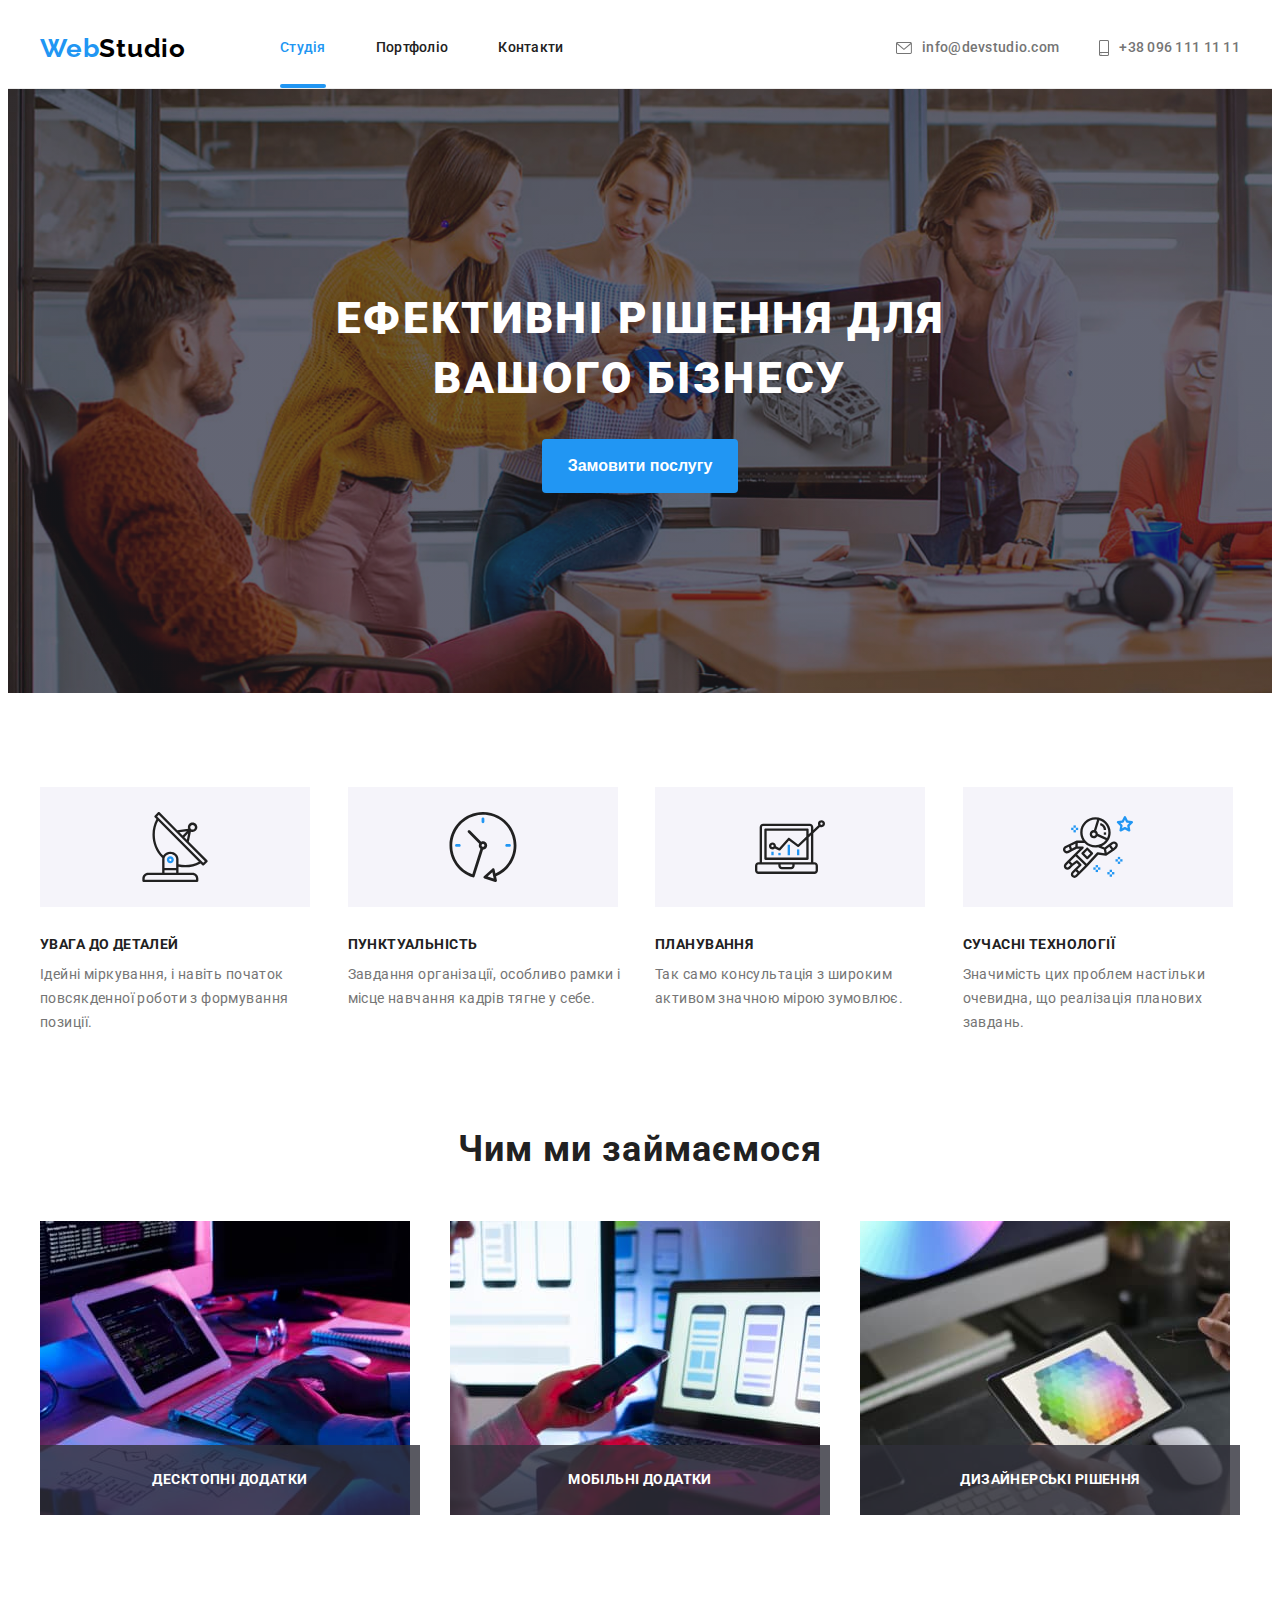
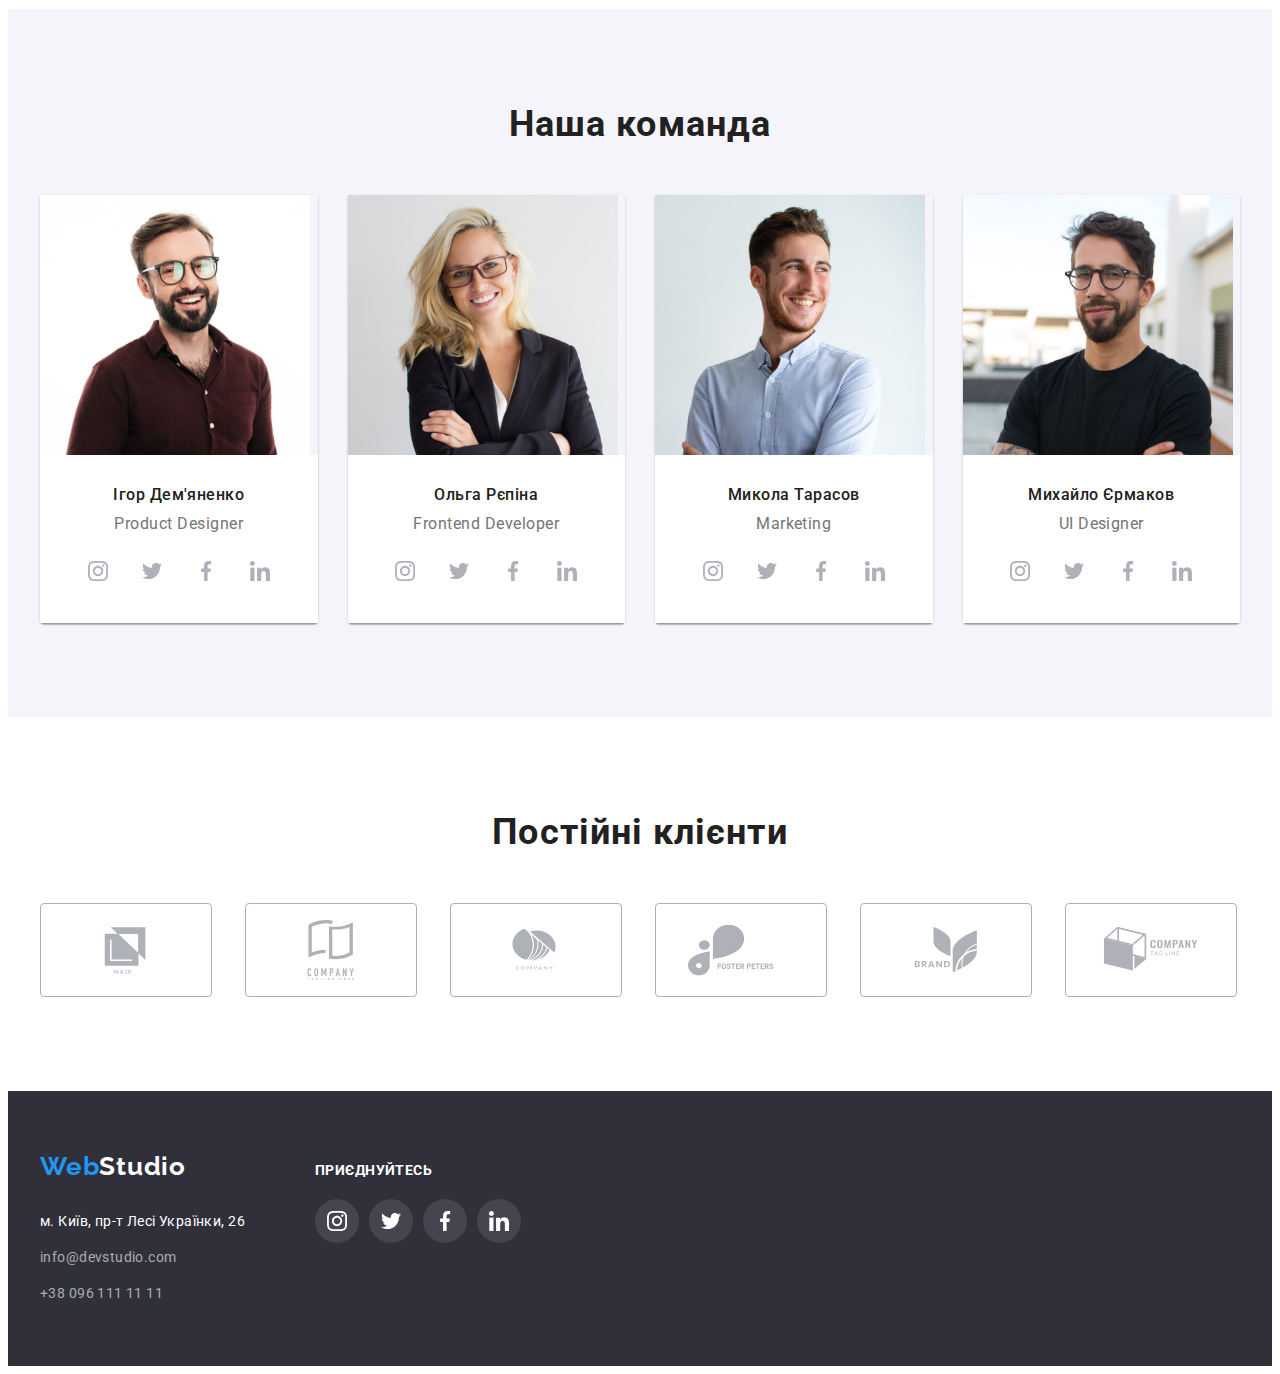
<file: index.html>
<!DOCTYPE html>
<html lang="uk">
  <head>
    <meta charset="UTF-8" />
    <meta http-equiv="X-UA-Compatible" content="IE=edge" />
    <meta name="viewport" content="width=device-width, initial-scale=1.0" />
    <title>WebStudio</title>
    <link
      rel="stylesheet"
      href="https://cdnjs.cloudflare.com/ajax/libs/modern-normalize/1.1.0/modern-normalize.min.css"
      integrity="sha512-wpPYUAdjBVSE4KJnH1VR1HeZfpl1ub8YT/NKx4PuQ5NmX2tKuGu6U/JRp5y+Y8XG2tV+wKQpNHVUX03MfMFn9Q=="
      crossorigin="anonymous"
      referrerpolicy="no-referrer"
    />
    <link rel="preconnect" href="https://fonts.googleapis.com" />
    <link rel="preconnect" href="https://fonts.gstatic.com" crossorigin />
    <link
      href="https://fonts.googleapis.com/css2?family=Raleway:wght@700&family=Roboto:wght@400;500;700;900&display=swap"
      rel="stylesheet"
    />
    <link rel="stylesheet" href="./css/style.css" />
  </head>
  <body>
    <header class="header">
      <div class="container header-container">
        <nav class="navigation">
          <a class="logo-header logo link" href="./index.html"
            ><span>Web</span>Studio</a
          >
          <ul class="nav-list list">
            <li class="nav-list-item">
              <a class="nav-list-link link active-page" href="./index.html"
                >Студія</a
              >
            </li>
            <li class="nav-list-item">
              <a class="nav-list-link link" href="./portfolio.html"
                >Портфоліо</a
              >
            </li>
            <li class="nav-list-item">
              <a class="nav-list-link link" href="">Контакти</a>
            </li>
          </ul>
        </nav>
        <ul class="header-contacts-list list">
          <li class="header-contscts-item list">
            <a
              class="mail header-contacts-link link"
              href="mailto:info@devstudio.com"
            >
              <svg class="header-contacts-icon" height="12" width="16">
                <use href="./images/icons.svg#icon-email"></use>
              </svg>
              info@devstudio.com
            </a>
          </li>
          <li class="header-contscts-item list">
            <a class="phone header-contacts-link link" href="tel:+380961111111">
              <svg class="header-contacts-icon" height="16" width="10">
                <use href="./images/icons.svg#icon-phone"></use>
              </svg>
              +38 096 111 11 11</a
            >
          </li>
        </ul>
      </div>
    </header>

    <main>
      <section class="hero">
        <div class="container">
          <h1 class="main-title">Ефективні рішення для вашого бізнесу</h1>
          <button class="hero-btn" type="button" data-modal-open>Замовити послугу</button>
        </div>
      </section>

      <section class="section prop">
        <div class="container">
          <h2 hidden>Переваги</h2>
          <ul class="prop-list list">
            <li class="prop-list-item">
              <div class="prop-icon-wrap">
                <svg class="prop-icon">
                  <use href="./images/icons.svg#icon-antenna"></use>
                </svg>
              </div>
              <h3 class="prop-title">УВАГА ДО ДЕТАЛЕЙ</h3>
              <p class="prop-description">
                Ідейні міркування, і навіть початок повсякденної роботи з
                формування позиції.
              </p>
            </li>
            <li class="prop-list-item">
              <div class="prop-icon-wrap">
                <svg class="prop-icon">
                  <use href="./images/icons.svg#icon-clock"></use>
                </svg>
              </div>
              <h3 class="prop-title">ПУНКТУАЛЬНІСТЬ</h3>
              <p class="prop-description">
                Завдання організації, особливо рамки і місце навчання кадрів
                тягне у себе.
              </p>
            </li>
            <li class="prop-list-item">
              <div class="prop-icon-wrap">
                <svg class="prop-icon">
                  <use href="./images/icons.svg#icon-diagram"></use>
                </svg>
              </div>
              <h3 class="prop-title">ПЛАНУВАННЯ</h3>
              <p class="prop-description">
                Так само консультація з широким активом значною мірою зумовлює.
              </p>
            </li>
            <li class="prop-list-item">
              <div class="prop-icon-wrap">
                <svg class="prop-icon">
                  <use href="./images/icons.svg#icon-astronaut"></use>
                </svg>
              </div>
              <h3 class="prop-title">СУЧАСНІ ТЕХНОЛОГІЇ</h3>
              <p class="prop-description">
                Значимість цих проблем настільки очевидна, що реалізація
                планових завдань.
              </p>
            </li>
          </ul>
        </div>
      </section>

      <section class="section about">
        <div class="container section-container">
          <h2 class="second-title">Чим ми займаємося</h2>
          <ul class="about-list list">
            <li class="about-list-item">
              <div class="about-wrapper">
                <img
                  src="./images/do1.jpg"
                  alt="Десктопні додатки"
                  width="370"
                />
                <div class="about-title-wrapper">Десктопні додатки</div>
              </div>
            </li>
            <li class="about-list-item">
              <div class="about-wrapper">
                <img
                  src="./images/do2.jpg"
                  alt="Мобільні додатки"
                  width="370"
                />
                <div class="about-title-wrapper">Мобільні додатки</div>
              </div>
            </li>
            <li class="about-list-item">
              <div class="about-wrapper">
                <img
                  src="./images/do3.jpg"
                  alt="Дизайнерські рішення"
                  width="370"
                />
                <div class="about-title-wrapper">Дизайнерські рішення</div>
              </div>
            </li>
          </ul>
        </div>
      </section>

      <section class="section team">
        <div class="container section-container">
          <h2 class="second-title">Наша команда</h2>
          <ul class="team-list list">
            <li class="team-list-item">
              <img src="./images/team1.jpg" alt="Ігор Дем'яненко" width="270" />
              <div class="team-content-wrapper">
                <h3 class="team-title title">Ігор Дем'яненко</h3>
                <p class="team-description">Product Designer</p>
                <ul class="social-icon-list list">
                  <li class="social-icon-item">
                    <a
                      class="social-icon-link instagram-icon-link link"
                      href=""
                    >
                      <svg class="social-icon instagram-icon">
                        <use href="./images/icons.svg#icon-instagram"></use>
                      </svg>
                    </a>
                  </li>
                  <li class="social-icon-item">
                    <a class="social-icon-link twitter-icon-link link" href="">
                      <svg class="social-icon twitter-icon">
                        <use href="./images/icons.svg#icon-twitter"></use>
                      </svg>
                    </a>
                  </li>
                  <li class="social-icon-item">
                    <a class="social-icon-link facebook-icon-link link" href="">
                      <svg class="social-icon facebook-icon">
                        <use href="./images/icons.svg#icon-facebook"></use>
                      </svg>
                    </a>
                  </li>
                  <li class="social-icon-item">
                    <a class="social-icon-link linkedin-icon-link link" href="">
                      <svg class="social-icon linkedin-icon">
                        <use href="./images/icons.svg#icon-linkedin"></use>
                      </svg>
                    </a>
                  </li>
                </ul>
              </div>
            </li>
            <li class="team-list-item">
              <img src="./images/team2.jpg" alt="Ольга Рєпіна" width="270" />
              <div class="team-content-wrapper">
                <h3 class="team-title title">Ольга Рєпіна</h3>
                <p class="team-description">Frontend Developer</p>
                <ul class="social-icon-list list">
                  <li class="social-icon-item">
                    <a
                      class="social-icon-link instagram-icon-link link"
                      href=""
                    >
                      <svg class="social-icon instagram-icon">
                        <use href="./images/icons.svg#icon-instagram"></use>
                      </svg>
                    </a>
                  </li>
                  <li class="social-icon-item">
                    <a class="social-icon-link twitter-icon-link link" href="">
                      <svg class="social-icon twitter-icon">
                        <use href="./images/icons.svg#icon-twitter"></use>
                      </svg>
                    </a>
                  </li>
                  <li class="social-icon-item">
                    <a class="social-icon-link facebook-icon-link link" href="">
                      <svg class="social-icon facebook-icon">
                        <use href="./images/icons.svg#icon-facebook"></use>
                      </svg>
                    </a>
                  </li>
                  <li class="social-icon-item">
                    <a class="social-icon-link linkedin-icon-link link" href="">
                      <svg class="social-icon linkedin-icon">
                        <use href="./images/icons.svg#icon-linkedin"></use>
                      </svg>
                    </a>
                  </li>
                </ul>
              </div>
            </li>
            <li class="team-list-item">
              <img src="./images/team3.jpg" alt="Микола Тарасов" width="270" />
              <div class="team-content-wrapper">
                <h3 class="team-title title">Микола Тарасов</h3>
                <p class="team-description">Marketing</p>
                <ul class="social-icon-list list">
                  <li class="social-icon-item">
                    <a
                      class="social-icon-link instagram-icon-link link"
                      href=""
                    >
                      <svg class="social-icon instagram-icon">
                        <use href="./images/icons.svg#icon-instagram"></use>
                      </svg>
                    </a>
                  </li>
                  <li class="social-icon-item">
                    <a class="social-icon-link twitter-icon-link link" href="">
                      <svg class="social-icon twitter-icon">
                        <use href="./images/icons.svg#icon-twitter"></use>
                      </svg>
                    </a>
                  </li>
                  <li class="social-icon-item">
                    <a class="social-icon-link facebook-icon-link link" href="">
                      <svg class="social-icon facebook-icon">
                        <use href="./images/icons.svg#icon-facebook"></use>
                      </svg>
                    </a>
                  </li>
                  <li class="social-icon-item">
                    <a class="social-icon-link linkedin-icon-link link" href="">
                      <svg class="social-icon linkedin-icon">
                        <use href="./images/icons.svg#icon-linkedin"></use>
                      </svg>
                    </a>
                  </li>
                </ul>
              </div>
            </li>
            <li class="team-list-item">
              <img src="./images/team4.jpg" alt="Михайло Єрмаков" width="270" />
              <div class="team-content-wrapper">
                <h3 class="team-title title">Михайло Єрмаков</h3>
                <p class="team-description">UI Designer</p>
                <ul class="social-icon-list list">
                  <li class="social-icon-item">
                    <a
                      class="social-icon-link instagram-icon-link link"
                      href=""
                    >
                      <svg class="social-icon instagram-icon">
                        <use href="./images/icons.svg#icon-instagram"></use>
                      </svg>
                    </a>
                  </li>
                  <li class="social-icon-item">
                    <a class="social-icon-link twitter-icon-link link" href="">
                      <svg class="social-icon twitter-icon">
                        <use href="./images/icons.svg#icon-twitter"></use>
                      </svg>
                    </a>
                  </li>
                  <li class="social-icon-item">
                    <a class="social-icon-link facebook-icon-link link" href="">
                      <svg class="social-icon facebook-icon">
                        <use href="./images/icons.svg#icon-facebook"></use>
                      </svg>
                    </a>
                  </li>
                  <li class="social-icon-item">
                    <a class="social-icon-link linkedin-icon-link link" href="">
                      <svg class="social-icon linkedin-icon">
                        <use href="./images/icons.svg#icon-linkedin"></use>
                      </svg>
                    </a>
                  </li>
                </ul>
              </div>
            </li>
          </ul>
        </div>
      </section>

      <section class="section clients">
        <div class="container">
          <h2 class="second-title">Постійні клієнти</h2>
          <ul class="clients-list list">
            <li class="clients-list-item">
              <a href="" class="clients-list-link link">
                <svg class="clients-icon">
                  <use href="./images/icons.svg#icon-client1"></use>
                </svg>
              </a>
            </li>
            <li class="clients-list-item">
              <a href="" class="clients-list-link link">
                <svg class="clients-icon">
                  <use href="./images/icons.svg#icon-client2"></use>
                </svg>
              </a>
            </li>
            <li class="clients-list-item">
              <a href="" class="clients-list-link link">
                <svg class="clients-icon">
                  <use href="./images/icons.svg#icon-client3"></use>
                </svg>
              </a>
            </li>
            <li class="clients-list-item">
              <a href="" class="clients-list-link link">
                <svg class="clients-icon">
                  <use href="./images/icons.svg#icon-client4"></use>
                </svg>
              </a>
            </li>
            <li class="clients-list-item">
              <a href="" class="clients-list-link link">
                <svg class="clients-icon">
                  <use href="./images/icons.svg#icon-client5"></use>
                </svg>
              </a>
            </li>
            <li class="clients-list-item">
              <a href="" class="clients-list-link link">
                <svg class="clients-icon">
                  <use href="./images/icons.svg#icon-client6"></use>
                </svg>
              </a>
            </li>
          </ul>
        </div>
      </section>
    </main>

    <footer class="footer">
      <div class="container footer-container">
        <div class="contacts-footer">
          <a class="logo-footer logo link" href="./index.html"
            ><span>Web</span>Studio</a
          >
          <address class="address">
            м. Київ, пр-т Лесі Українки, 26
            <a
              class="footer-contacts-link link"
              href="mailto:info@devstudio.com"
              >info@devstudio.com</a
            >
            <a class="footer-contacts-link link" href="tel:+380961111111"
              >+38 096 111 11 11</a
            >
          </address>
        </div>
        <div class="social-footer">
          <p class="social-footer-title">приєднуйтесь</p>
          <ul class="social-footer-list list">
            <li class="social-footer-item social-icon-item">
              <a class="social-footer-link social-icon-link link" href="">
                <svg class="social-footer-icon instagram-icon">
                  <use href="./images/icons.svg#icon-instagram"></use>
                </svg>
              </a>
            </li>
            <li class="social-footer-item social-icon-item">
              <a class="social-footer-link social-icon-link link" href="">
                <svg class="social-footer-icon twitter-icon">
                  <use href="./images/icons.svg#icon-twitter"></use>
                </svg>
              </a>
            </li>
            <li class="social-footer-item social-icon-item">
              <a class="social-footer-link social-icon-link link" href="">
                <svg class="social-footer-icon facebook-icon">
                  <use href="./images/icons.svg#icon-facebook"></use>
                </svg>
              </a>
            </li>
            <li class="social-footer-item social-icon-item">
              <a class="social-footer-link social-icon-link link" href="">
                <svg class="social-footer-icon linkedin-icon">
                  <use href="./images/icons.svg#icon-linkedin"></use>
                </svg>
              </a>
            </li>
          </ul>
        </div>
      </div>
    </footer>

    <div class="backdrop is-hidden" data-modal>
      <div class="modal">
        <button type="button" class="modal-close-btn" data-modal-close>
          <svg class="close-icon" width="11" height="11">
            <use href="./images/icons.svg#icon-close"></use>
          </svg>
        </button>
      </div>
    </div>
  </body>
  <script src="./js/modal.js"></script>
</html>
</file>
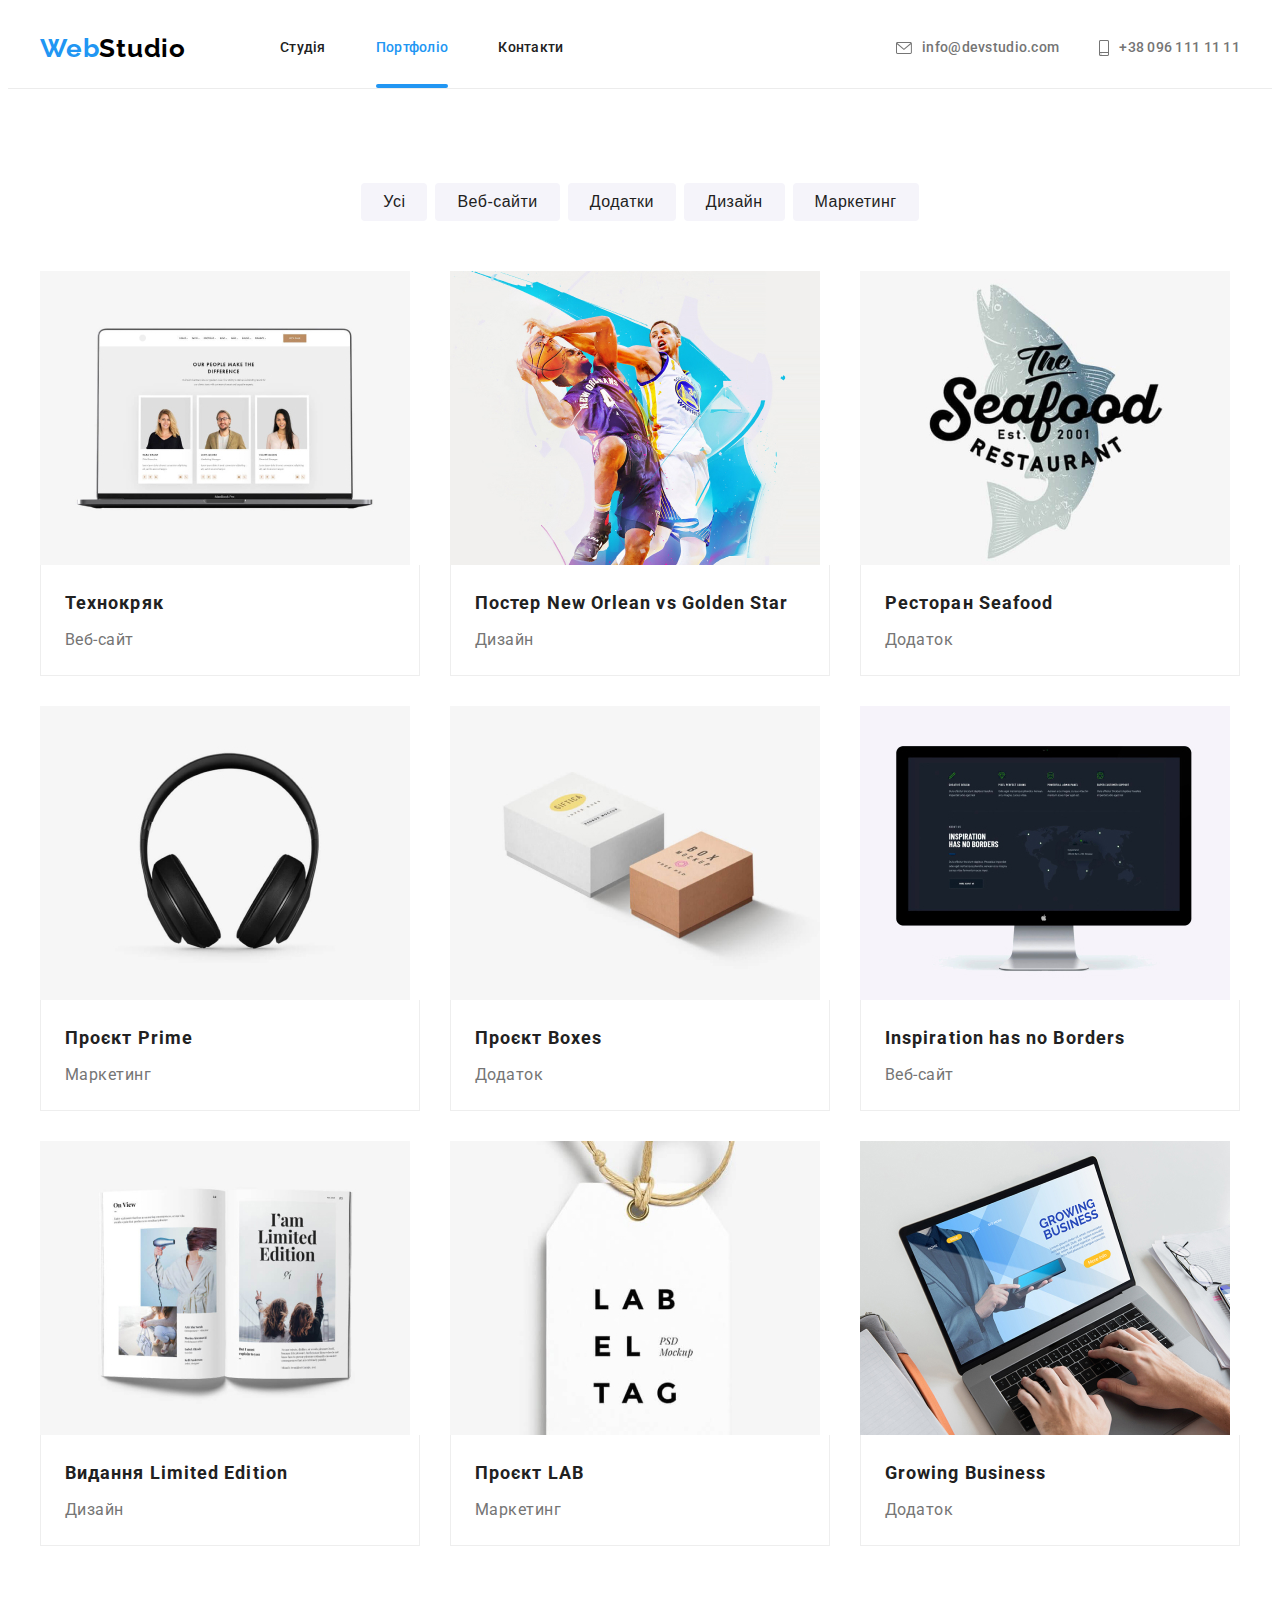
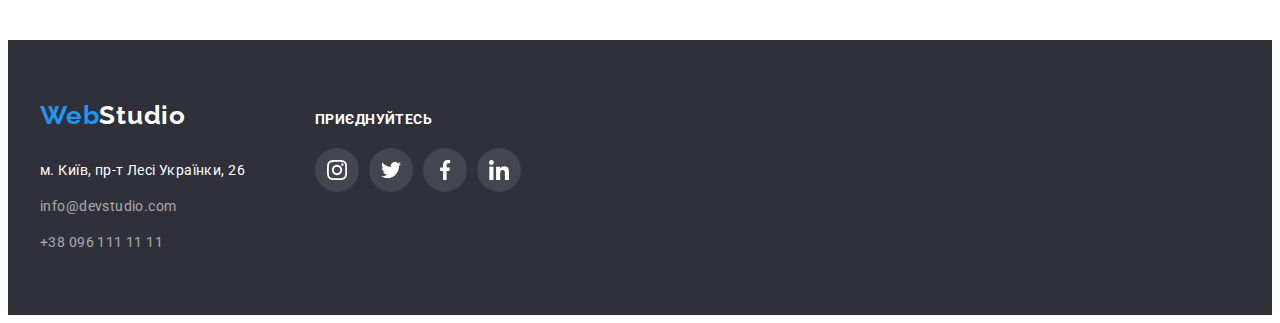
<file: portfolio.html>
<!DOCTYPE html>
<html lang="uk">
  <head>
    <meta charset="UTF-8" />
    <meta http-equiv="X-UA-Compatible" content="IE=edge" />
    <meta name="viewport" content="width=device-width, initial-scale=1.0" />
    <title>WebStudio</title>
    <link
      rel="stylesheet"
      href="https://cdnjs.cloudflare.com/ajax/libs/modern-normalize/1.1.0/modern-normalize.min.css"
      integrity="sha512-wpPYUAdjBVSE4KJnH1VR1HeZfpl1ub8YT/NKx4PuQ5NmX2tKuGu6U/JRp5y+Y8XG2tV+wKQpNHVUX03MfMFn9Q=="
      crossorigin="anonymous"
      referrerpolicy="no-referrer"
    />
    <link rel="preconnect" href="https://fonts.googleapis.com" />
    <link rel="preconnect" href="https://fonts.gstatic.com" crossorigin />
    <link
      href="https://fonts.googleapis.com/css2?family=Raleway:wght@700&family=Roboto:wght@400;500;700;900&display=swap"
      rel="stylesheet"
    />
    <link rel="stylesheet" href="./css/style.css" />
  </head>
  <body>
    <header class="header">
      <div class="container header-container">
        <nav class="navigation">
          <a class="logo-header logo link" href="./index.html"
            ><span>Web</span>Studio</a
          >
          <ul class="nav-list list">
            <li class="nav-list-item">
              <a class="nav-list-link link" href="./index.html">Студія</a>
            </li>
            <li class="nav-list-item">
              <a class="nav-list-link link active-page" href="./portfolio.html"
                >Портфоліо</a
              >
            </li>
            <li class="nav-list-item">
              <a class="nav-list-link link" href="">Контакти</a>
            </li>
          </ul>
        </nav>
        <ul class="header-contacts-list list">
          <li class="header-contscts-item list">
            <a
              class="mail header-contacts-link link"
              href="mailto:info@devstudio.com"
            >
              <svg class="header-contacts-icon" height="12" width="16">
                <use
                  class="contacts-icon"
                  href="./images/icons.svg#icon-email"
                ></use>
              </svg>
              info@devstudio.com
            </a>
          </li>
          <li class="header-contscts-item list">
            <a class="phone header-contacts-link link" href="tel:+380961111111">
              <svg class="header-contacts-icon" height="16" width="10">
                <use
                  class="contacts-icon"
                  href="./images/icons.svg#icon-phone"
                ></use>
              </svg>
              +38 096 111 11 11</a
            >
          </li>
        </ul>
      </div>
    </header>

    <main class="portfolio">
      <section class="section">
        <div class="container">
          <h1 hidden>Портфоліо</h1>
          <h2 hidden>Портфоліо за типами</h2>

          <ul class="filters-list list">
            <li class="filters-list-item">
              <button class="filter-btn" type="button">Усі</button>
            </li>
            <li class="filters-list-item">
              <button class="filter-btn" type="button">Веб-сайти</button>
            </li>
            <li class="filters-list-item">
              <button class="filter-btn" type="button">Додатки</button>
            </li>
            <li class="filters-list-item">
              <button class="filter-btn" type="button">Дизайн</button>
            </li>
            <li class="filters-list-item">
              <button class="filter-btn" type="button">Маркетинг</button>
            </li>
          </ul>

          <ul class="portfolio-list list">
            <li class="portfolio-item">
              <a class="portfolio-link link" href="">
                <div class="portfolio-thumb">
                  <img
                    src="./images/portfolio1.jpg"
                    alt="Технокряк"
                    width="370"
                  />
                  <div class="portfolio-overlay">
                    Ресурс пропонує комплексні пропозиції з різним рівнем
                    функціоналу та сервісів. Все це дозволить відвідувачу
                    отримати вичерпні відомості про компанію чи приватну особу.
                  </div>
                </div>
                <div class="portfolio-content-wrapper">
                  <h3 class="portfolio-title">Технокряк</h3>
                  <p class="portfolio-type">Веб-сайт</p>
                </div>
              </a>
            </li>
            <li class="portfolio-item">
              <a class="portfolio-link link" href="">
                <div class="portfolio-thumb">
                  <img
                    src="./images/portfolio2.jpg"
                    alt="Постер New Orlean vs Golden Star"
                    width="370"
                  />
                  <div class="portfolio-overlay">
                    Ресурс пропонує комплексні пропозиції з різним рівнем
                    функціоналу та сервісів. Все це дозволить відвідувачу
                    отримати вичерпні відомості про компанію чи приватну особу.
                  </div>
                </div>
                <div class="portfolio-content-wrapper">
                  <h3 class="portfolio-title">
                    Постер New Orlean vs Golden Star
                  </h3>
                  <p class="portfolio-type">Дизайн</p>
                </div>
              </a>
            </li>
            <li class="portfolio-item">
              <a class="portfolio-link link" href="">
                <div class="portfolio-thumb">
                  <img
                    src="./images/portfolio3.jpg"
                    alt="Ресторан Seafood"
                    width="370"
                  />
                  <div class="portfolio-overlay">
                    Ресурс пропонує комплексні пропозиції з різним рівнем
                    функціоналу та сервісів. Все це дозволить відвідувачу
                    отримати вичерпні відомості про компанію чи приватну особу.
                  </div>
                </div>
                <div class="portfolio-content-wrapper">
                  <h3 class="portfolio-title">Ресторан Seafood</h3>
                  <p class="portfolio-type">Додаток</p>
                </div>
              </a>
            </li>
            <li class="portfolio-item">
              <a class="portfolio-link link" href="">
                <div class="portfolio-thumb">
                  <img
                    src="./images/portfolio4.jpg"
                    alt="Проєкт Prime"
                    width="370"
                  />
                  <div class="portfolio-overlay">
                    Ресурс пропонує комплексні пропозиції з різним рівнем
                    функціоналу та сервісів. Все це дозволить відвідувачу
                    отримати вичерпні відомості про компанію чи приватну особу.
                  </div>
                </div>
                <div class="portfolio-content-wrapper">
                  <h3 class="portfolio-title">Проєкт Prime</h3>
                  <p class="portfolio-type">Маркетинг</p>
                </div>
              </a>
            </li>
            <li class="portfolio-item">
              <a class="portfolio-link link" href="">
                <div class="portfolio-thumb">
                  <img
                    src="./images/portfolio5.jpg"
                    alt="Проєкт Boxes"
                    width="370"
                  />
                  <div class="portfolio-overlay">
                    Ресурс пропонує комплексні пропозиції з різним рівнем
                    функціоналу та сервісів. Все це дозволить відвідувачу
                    отримати вичерпні відомості про компанію чи приватну особу.
                  </div>
                </div>
                <div class="portfolio-content-wrapper">
                  <h3 class="portfolio-title">Проєкт Boxes</h3>
                  <p class="portfolio-type">Додаток</p>
                </div>
              </a>
            </li>
            <li class="portfolio-item">
              <a class="portfolio-link link" href="">
                <div class="portfolio-thumb">
                  <img
                    src="./images/portfolio6.jpg"
                    alt="Inspiration has no Borders"
                    width="370"
                  />
                  <div class="portfolio-overlay">
                    Ресурс пропонує комплексні пропозиції з різним рівнем
                    функціоналу та сервісів. Все це дозволить відвідувачу
                    отримати вичерпні відомості про компанію чи приватну особу.
                  </div>
                </div>
                <div class="portfolio-content-wrapper">
                  <h3 class="portfolio-title">Inspiration has no Borders</h3>
                  <p class="portfolio-type">Веб-сайт</p>
                </div>
              </a>
            </li>
            <li class="portfolio-item">
              <a class="portfolio-link link" href="">
                <div class="portfolio-thumb">
                  <img
                    src="./images/portfolio7.jpg"
                    alt="Видання Limited Edition"
                    width="370"
                  />
                  <div class="portfolio-overlay">
                    Ресурс пропонує комплексні пропозиції з різним рівнем
                    функціоналу та сервісів. Все це дозволить відвідувачу
                    отримати вичерпні відомості про компанію чи приватну особу.
                  </div>
                </div>
                <div class="portfolio-content-wrapper">
                  <h3 class="portfolio-title">Видання Limited Edition</h3>
                  <p class="portfolio-type">Дизайн</p>
                </div>
              </a>
            </li>
            <li class="portfolio-item">
              <a class="portfolio-link link" href="">
                <div class="portfolio-thumb">
                  <img
                    src="./images/portfolio8.jpg"
                    alt="Проєкт LAB"
                    width="370"
                  />
                  <div class="portfolio-overlay">
                    Ресурс пропонує комплексні пропозиції з різним рівнем
                    функціоналу та сервісів. Все це дозволить відвідувачу
                    отримати вичерпні відомості про компанію чи приватну особу.
                  </div>
                </div>
                <div class="portfolio-content-wrapper">
                  <h3 class="portfolio-title">Проєкт LAB</h3>
                  <p class="portfolio-type">Маркетинг</p>
                </div>
              </a>
            </li>
            <li class="portfolio-item">
              <a class="portfolio-link link" href="">
                <div class="portfolio-thumb">
                  <img
                    src="./images/portfolio9.jpg"
                    alt="Growing Business"
                    width="370"
                  />
                  <div class="portfolio-overlay">
                    Ресурс пропонує комплексні пропозиції з різним рівнем
                    функціоналу та сервісів. Все це дозволить відвідувачу
                    отримати вичерпні відомості про компанію чи приватну особу.
                  </div>
                </div>
                <div class="portfolio-content-wrapper">
                  <h3 class="portfolio-title">Growing Business</h3>
                  <p class="portfolio-type">Додаток</p>
                </div>
              </a>
            </li>
          </ul>
        </div>
      </section>
    </main>

    <footer class="footer">
      <div class="container footer-container">
        <div class="contacts-footer">
          <a class="logo-footer logo link" href="./index.html"
            ><span>Web</span>Studio</a
          >
          <address class="address">
            м. Київ, пр-т Лесі Українки, 26
            <a
              class="footer-contacts-link link"
              href="mailto:info@devstudio.com"
              >info@devstudio.com</a
            >
            <a class="footer-contacts-link link" href="tel:+380961111111"
              >+38 096 111 11 11</a
            >
          </address>
        </div>
        <div class="social-footer">
          <h2 hidden>Приєднуйтесь в соц.мережах</h2>
          <h3 class="social-footer-title">приєднуйтесь</h3>
          <ul class="social-footer-list list">
            <li class="social-footer-item social-icon-item">
              <a class="social-footer-link social-icon-link link" href="">
                <svg class="social-footer-icon instagram-icon">
                  <use href="./images/icons.svg#icon-instagram"></use>
                </svg>
              </a>
            </li>
            <li class="social-footer-item social-icon-item">
              <a class="social-footer-link social-icon-link link" href="">
                <svg class="social-footer-icon twitter-icon">
                  <use href="./images/icons.svg#icon-twitter"></use>
                </svg>
              </a>
            </li>
            <li class="social-footer-item social-icon-item">
              <a class="social-footer-link social-icon-link link" href="">
                <svg class="social-footer-icon facebook-icon">
                  <use href="./images/icons.svg#icon-facebook"></use>
                </svg>
              </a>
            </li>
            <li class="social-footer-item social-icon-item">
              <a class="social-footer-link social-icon-link link" href="">
                <svg class="social-footer-icon linkedin-icon">
                  <use href="./images/icons.svg#icon-linkedin"></use>
                </svg>
              </a>
            </li>
          </ul>
        </div>
      </div>
    </footer>
  </body>
</html>
</file>
<file: css/style.css>
:root {
  --primary-font-family: "Roboto", sans-serif;
  --secondary-font-family: "Raleway", sans-serif;
  --primary-text-color: #757575;
  --secondary-text-color: #212121;
  --white-color: #ffffff;
  --primary-lite-color: #f5f4fa;
  --secondary-lite-color: #f5f5f5;
  --third-lite-color: rgba(255, 255, 255, 0.6);
  --primary-dark-color: #000000;
  --secondary-dark-color: #2f303a;
  --primary-decor-color: #2196f3;
  --secondary-decor-color: #188ce8;
  --primary-border-color: #ececec;
  --secondary-border-color: #eeeeee;
}

body {
  background-color: var(--white-color);
  font-family: var(--primary-font-family);
  color: var(--primary-text-color);
}

h1,
h2,
h3,
h4,
h5,
h6,
p {
  margin-top: 0;
  margin-bottom: 0;
}

ul,
ol {
  margin-top: 0;
  margin-bottom: 0;
  padding-left: 0;
}

img {
  display: block;
}

.link {
  text-decoration: none;
}

.list {
  list-style: none;
}

.section {
  padding-top: 94px;
  padding-bottom: 94px;
}

.container {
  width: 1200px;
  padding-left: 15px;
  padding-right: 15px;
  margin-left: auto;
  margin-right: auto;
}

.second-title {
  font-weight: 700;
  font-size: 36px;
  line-height: 1.17;
  letter-spacing: 0.03em;
  margin-bottom: 50px;
  text-align: center;
  color: var(--secondary-text-color);
}

.header {
  border-bottom: 1px solid var(--primary-border-color);
}

.header-container {
  display: flex;
  align-items: center;
}

.logo {
  display: block;
  font-family: var(--secondary-font-family);
  font-weight: 700;
  font-size: 26px;
  line-height: 1.19;
  letter-spacing: 0.03em;
  color: var(--primary-dark-color);
}

.logo-header {
  margin-right: 94px;
}

.logo-footer {
  color: var(--white-color);
  margin-bottom: 28px;
}

.logo > span {
  color: var(--primary-decor-color);
}

.navigation {
  display: flex;
  align-items: center;
}

.nav-list {
  display: flex;
}

.nav-list-link {
  display: block;
  font-weight: 500;
  font-size: 14px;
  line-height: 1.14;
  letter-spacing: 0.02em;
  padding-top: 32px;
  padding-bottom: 32px;
  color: var(--secondary-text-color);

  transition: color 250ms cubic-bezier(0.4, 0, 0.2, 1);
}

.nav-list-item:not(:last-child) {
  margin-right: 50px;
}

.nav-list-link:hover,
.nav-list-link:focus {
  color: var(--primary-decor-color);
}

.active-page {
  position: relative;
  color: var(--primary-decor-color);
}

.active-page::after {
  position: absolute;
  bottom: 0;
  display: block;
  content: "";
  width: 100%;
  height: 4px;
  background: var(--primary-decor-color);
  border-radius: 2px;
}

.header-contacts-list {
  display: flex;
  margin-left: auto;
}

.header-contscts-item:not(:last-child) {
  margin-right: 40px;
}

.header-contacts-link {
  display: flex;
  align-items: center;
  font-weight: 500;
  font-size: 14px;
  line-height: 1.14;
  letter-spacing: 0.02em;
  color: var(--primary-text-color);
  transition: color 250ms cubic-bezier(0.4, 0, 0.2, 1);
}

.header-contacts-icon {
  margin-right: 10px;
  fill: var(--primary-text-color);
  transition: fill 250ms cubic-bezier(0.4, 0, 0.2, 1);
}

.header-contacts-link:hover,
.header-contacts-link:focus {
  color: var(--primary-decor-color);
}

.header-contacts-link:hover .header-contacts-icon,
.header-contacts-link:focus .header-contacts-icon {
  fill: var(--primary-decor-color);
}

.hero {
  background-image: linear-gradient(
      rgba(47, 48, 58, 0.4),
      rgba(47, 48, 58, 0.4)
    ),
    url(../images/hero.jpg);
  background-size: cover;
  background-color: var(--secondary-dark-color);
  max-width: 1600px;
  padding-top: 200px;
  padding-bottom: 200px;
  margin-left: auto;
  margin-right: auto;
}

.main-title {
  font-weight: 900;
  font-size: 44px;
  line-height: 1.36;
  letter-spacing: 0.06em;
  text-transform: uppercase;
  max-width: 696px;
  margin-bottom: 30px;
  text-align: center;
  margin-left: auto;
  margin-right: auto;
  color: var(--white-color);
}

.hero-btn {
  display: block;
  font-weight: 700;
  font-size: 16px;
  line-height: 1.88;
  cursor: pointer;
  padding: 10px 24px;
  border-color: transparent;
  border-radius: 4px;
  background-color: var(--primary-decor-color);
  color: var(--white-color);
  margin-left: auto;
  margin-right: auto;
  transition: background-color 250ms cubic-bezier(0.4, 0, 0.2, 1);
}

.hero-btn:hover {
  background-color: var(--secondary-decor-color);
}

.prop-list {
  display: flex;
  flex-wrap: wrap;
  margin-left: -30px;
}

.prop-list-item {
  flex-basis: calc((100% - 120px) / 4);
  margin-left: 30px;
}

.prop-icon-wrap {
  display: flex;
  justify-content: center;
  align-items: center;
  width: 270px;
  height: 120px;
  background-color: #f5f4fa;
  margin-bottom: 30px;
}

.prop-icon {
  height: 70px;
  width: 70px;
}

.prop-title {
  font-weight: 700;
  font-size: 14px;
  line-height: 1.14;
  letter-spacing: 0.03em;
  text-transform: uppercase;
  margin-bottom: 10px;
  color: var(--secondary-text-color);
}

.prop-description {
  font-size: 14px;
  line-height: 1.71;
  letter-spacing: 0.03em;
}

.about {
  padding-top: 0;
}

.about-list {
  display: flex;
  flex-wrap: wrap;
  margin-left: -30px;
  margin-top: -30px;
}

.about-list-item {
  flex-basis: calc((100% - 90px) / 3);
  margin-left: 30px;
  margin-top: 30px;
}

.about-wrapper {
  position: relative;
}

.about-title-wrapper {
  position: absolute;
  bottom: 0;
  width: 100%;
  padding-top: 27px;
  padding-bottom: 27px;
  font-weight: 700;
  font-size: 14px;
  line-height: 1.14;
  text-align: center;
  text-transform: uppercase;
  letter-spacing: 0.03em;
  color: var(--white-color);
  background: rgba(47, 48, 58, 0.8);
}

.team {
  background-color: var(--primary-lite-color);
}

.team-list {
  display: flex;
  flex-wrap: wrap;
  margin-left: -30px;
  margin-top: -30px;
}

.team-list-item {
  flex-basis: calc((100% - 120px) / 4);
  margin-left: 30px;
  margin-top: 30px;
  box-shadow: 0px 1px 3px rgba(0, 0, 0, 0.12), 0px 1px 1px rgba(0, 0, 0, 0.14),
    0px 2px 1px rgba(0, 0, 0, 0.2);
  border-radius: 0px 0px 4px 4px;
}

.team-content-wrapper {
  padding-top: 30px;
  padding-bottom: 30px;
  text-align: center;
  background: var(--white-color);
}

.team-title {
  font-weight: 500;
  font-size: 16px;
  line-height: 1.19;
  letter-spacing: 0.03em;
  margin-bottom: 10px;
  color: var(--secondary-text-color);
}

.team-description {
  font-size: 16px;
  line-height: 1.19;
  letter-spacing: 0.03em;
  margin-bottom: 16px;
}

.social-icon-list {
  display: flex;
  justify-content: center;
}

.social-icon-item:not(:last-child) {
  margin-right: 10px;
}

.social-icon-link {
  display: flex;
  align-items: center;
  justify-content: center;
  width: 44px;
  height: 44px;
  border-radius: 50%;
  transition: background-color 250ms cubic-bezier(0.4, 0, 0.2, 1);
}

.social-icon-link:hover,
.social-icon-link:focus {
  background-color: var(--primary-decor-color);
}

.social-icon {
  fill: #afb1b8;
  transition: fill 250ms cubic-bezier(0.4, 0, 0.2, 1);
}

.social-icon-link:hover .social-icon,
.social-icon-link:focus .social-icon {
  fill: var(--white-color);
}

.twitter-icon {
  width: 44px;
  height: 44px;
}

.instagram-icon,
.facebook-icon,
.linkedin-icon {
  width: 20px;
  height: 20px;
}

.clients-list {
  display: flex;
  margin-left: -30px;
  margin-top: -30px;
}

.clients-list-item {
  flex-basis: calc((100% - 180px) / 6);
  margin-left: 30px;
  margin-top: 30px;
}

.clients-list-link {
  display: flex;
  align-items: center;
  justify-content: center;
  height: 92px;
  width: 170px;
  border: 1px solid #afb1b8;
  border-radius: 4px;
  transition: border-color 250ms cubic-bezier(0.4, 0, 0.2, 1);
}

.clients-icon {
  height: 60px;
  width: 106px;
  fill: #afb1b8;
  transition: fill 250ms cubic-bezier(0.4, 0, 0.2, 1);
}

.clients-list-link:hover,
.clients-list-link:focus {
  border-color: #2196f3;
}

.clients-list-link:hover .clients-icon,
.clients-list-link:focus .clients-icon {
  fill: #2196f3;
}

.filters-list {
  display: flex;
  justify-content: center;
  margin-bottom: 50px;
}

.filters-list-item:not(:last-child) {
  margin-right: 8px;
}

.filter-btn {
  border: none;
  cursor: pointer;
  font-weight: 500;
  font-size: 16px;
  line-height: 1.63;
  text-align: center;
  letter-spacing: 0.03em;
  padding: 6px 22px;
  border-radius: 4px;
  color: var(--secondary-text-color);
  background-color: var(--primary-lite-color);
  transition: background-color 250ms cubic-bezier(0.4, 0, 0.2, 1), 
    color 250ms cubic-bezier(0.4, 0, 0.2, 1),
    box-shadow 250ms cubic-bezier(0.4, 0, 0.2, 1);
}

.filter-btn:hover,
.filter-btn:focus {
  background-color: var(--primary-decor-color);
  color: var(--white-color);
  box-shadow: 0px 3px 1px rgba(0, 0, 0, 0.1), 0px 1px 2px rgba(0, 0, 0, 0.08),
    0px 2px 2px rgba(0, 0, 0, 0.12);
}

.portfolio-list {
  display: flex;
  flex-wrap: wrap;
  margin-left: -30px;
  margin-top: -30px;
}

.portfolio-item {
  flex-basis: calc((100% - 90px) / 3);
  margin-left: 30px;
  margin-top: 30px;
}

.portfolio-link {
  display: block;
  transition: box-shadow 250ms cubic-bezier(0.4, 0, 0.2, 1);
}

.portfolio-thumb {
  position: relative;
  overflow: hidden;
}

.portfolio-overlay {
  position: absolute;
  height: 100%;
  width: 100%;
  top: 0;
  left: 0;
  padding: 63px 24px;
  font-weight: 400;
  font-size: 18px;
  line-height: 1.56;
  letter-spacing: 0.03em;
  color: #FFFFFF;
  background: rgba(33, 150, 243, 0.9);
  transform: translateY(100%);
  transition: transform 250ms cubic-bezier(0.4, 0, 0.2, 1);
}

.portfolio-link:hover {
  box-shadow: 0px 1px 1px rgba(0, 0, 0, 0.12), 0px 4px 4px rgba(0, 0, 0, 0.06),
    1px 4px 6px rgba(0, 0, 0, 0.16);
}

.portfolio-link:hover .portfolio-overlay {
  transform: translateY(0);
}

.portfolio-content-wrapper {
  padding: 20px 24px 20px 24px;
  border: 1px solid var(--secondary-border-color);
  border-top: 0;
}

.portfolio-title {
  font-weight: 700;
  font-size: 18px;
  line-height: 2;
  letter-spacing: 0.06em;
  margin-bottom: 4px;
  color: var(--secondary-text-color);
}

.portfolio-type {
  font-size: 16px;
  line-height: 1.88;
  letter-spacing: 0.03em;
  color: var(--primary-text-color);
}

.footer {
  background-color: var(--secondary-dark-color);
  padding-top: 60px;
  padding-bottom: 60px;
}

.footer-container {
  display: flex;
  align-items: baseline;
}

.social-footer {
  margin-left: 70px;
}

.address {
  display: flex;
  flex-direction: column;
  font-style: normal;
  font-size: 14px;
  line-height: 1.71;
  letter-spacing: 0.03em;
  color: var(--white-color);
}

.footer-contacts-link {
  margin-top: 12px;
  color: var(--third-lite-color);
}

.social-footer-title {
  font-weight: 700;
  font-size: 14px;
  line-height: 1.14;
  letter-spacing: 0.03em;
  text-transform: uppercase;
  margin-bottom: 20px;
  color: var(--white-color);
}

.social-footer-list {
  display: flex;
}

.social-footer-link {
  background: rgba(255, 255, 255, 0.1);
}

.social-footer-icon {
  fill: var(--white-color);
}

.backdrop {
  position: fixed;
  top: 0;
  left: 0;
  height: 100vh;
  width: 100vw;
  opacity: 1;
  background-color: rgba(0, 0, 0, 0.5);
  transition: opacity 500ms cubic-bezier(0.4, 0, 0.2, 1),
     visibility 500ms cubic-bezier(0.4, 0, 0.2, 1);
}

.modal {
  position: absolute;
  height: 581px;
  width: 528px;
  top: 50%;
  left: 50%; 
  transform: translate(-50%, -50%);
  background-color: #ffffff;
  opacity: 1;
  transition: transform 500ms cubic-bezier(0.4, 0, 0.2, 1), 
    opacity 500ms cubic-bezier(0.4, 0, 0.2, 1);
}

.is-hidden {
  opacity: 0;
  visibility: hidden;
  pointer-events: none;
}

.is-hidden .modal {
  transform: translate(-50%, -50%) scale(0.7);
	opacity: 0;
} 

.modal-close-btn {
  position: absolute;
  top: 8px;
  right: 8px;
  height: 30px;
  width: 30px;
  padding: 0;
  display: flex;
  align-items: center;
  justify-content: center;
  cursor: pointer;
  background-color: transparent;
  border: 1px solid rgba(0, 0, 0, 0.1);
  border-radius: 50%;
}
</file>
